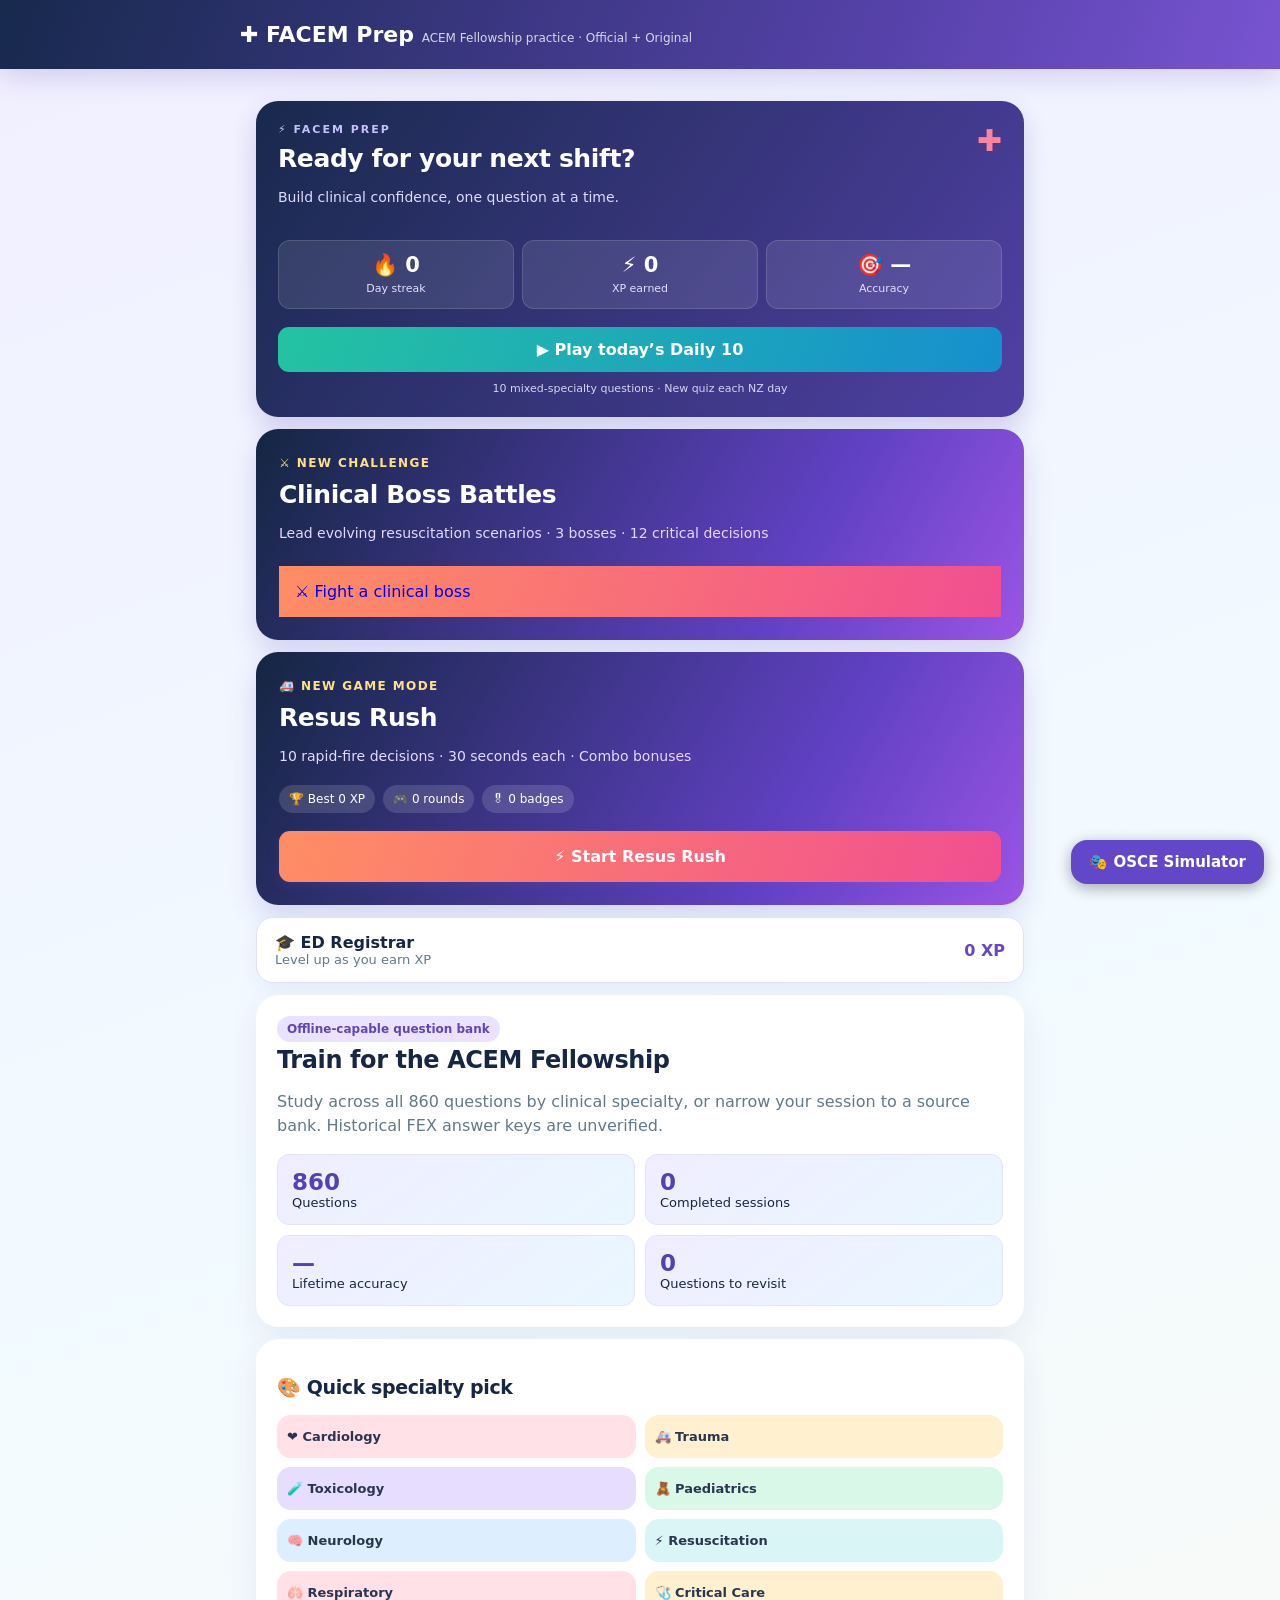
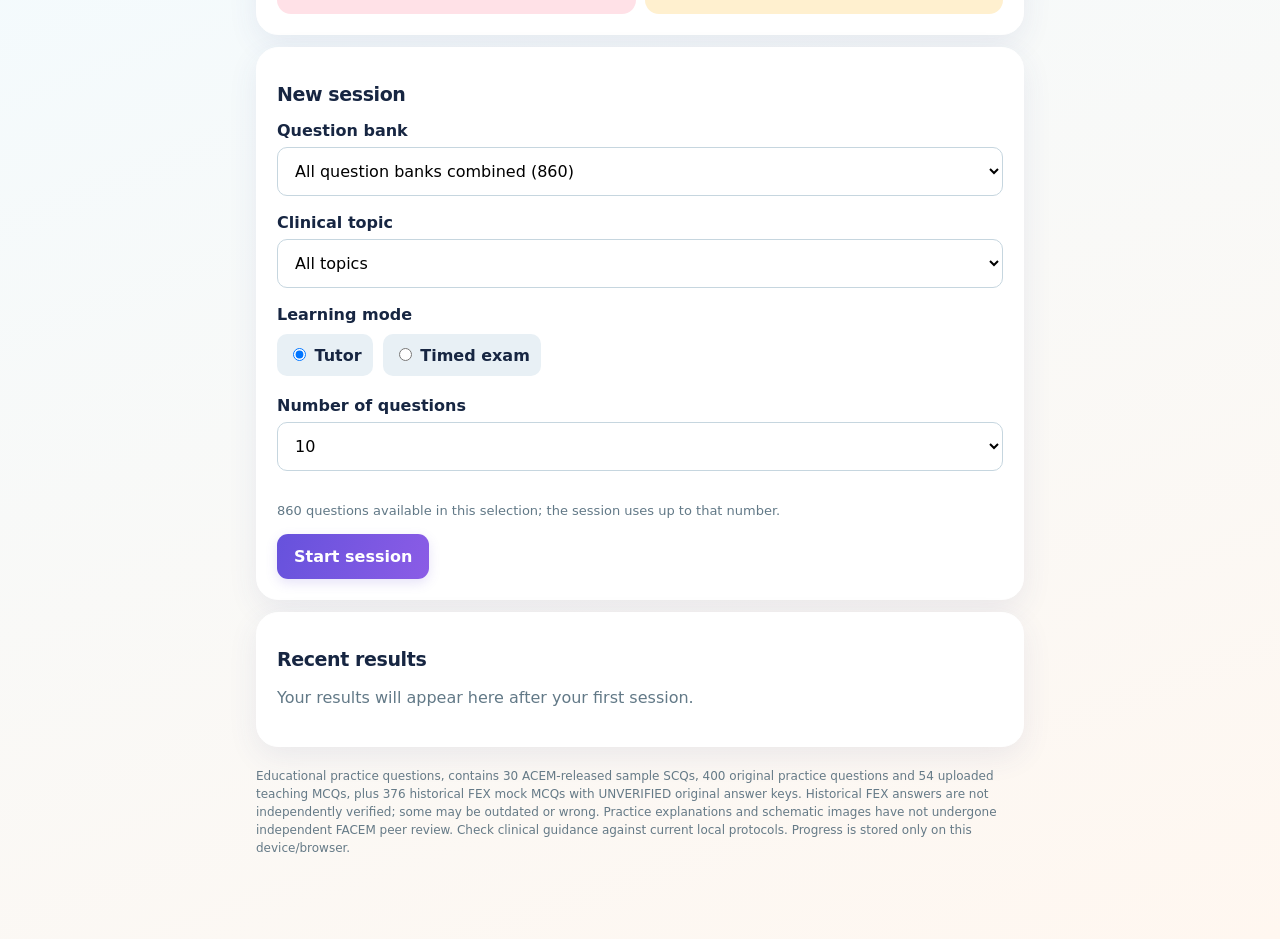
<file: index.html>
<!doctype html><html lang="en"><head><meta charset="utf-8"><meta name="viewport" content="width=device-width,initial-scale=1,viewport-fit=cover"><meta name="theme-color" content="#102b40"><link rel="manifest" href="manifest.webmanifest"><link rel="icon" href="icon.svg" type="image/svg+xml"><title>FACEM Prep</title><style>:root{font-family:system-ui,-apple-system,sans-serif;color:#142c3b;background:#f3f7fa}*{box-sizing:border-box}body{margin:0}header{background:#102b40;color:white;padding:22px max(18px,calc((100vw - 800px)/2));font-weight:750;font-size:22px}main{max-width:800px;margin:auto;padding:20px 16px 70px}.card{background:white;border-radius:18px;padding:20px;margin:12px 0;box-shadow:0 3px 18px #1232}h1{font-size:24px;margin:4px 0 8px}h2{font-size:19px}p{line-height:1.5}.muted{color:#627987}.small{font-size:13px}.pill{display:inline-block;background:#d9eaf4;padding:6px 10px;border-radius:99px;font-size:12px;font-weight:700}button,select{font:inherit}button{cursor:pointer;border:0;background:#14658c;color:white;padding:13px 17px;border-radius:11px;font-weight:650}button.secondary{background:#e8f0f5;color:#153c53}button:disabled{opacity:.45;cursor:default}.choice{display:block;width:100%;text-align:left;background:white;color:#142c3b;border:1.5px solid #d6e2e8;margin:9px 0;padding:15px;border-radius:12px;font-weight:500}.choice.selected{border-color:#1474a5;background:#eaf5fc}.choice.correct{border-color:#17835c;background:#e7f7ee}.choice.wrong{border-color:#bf4650;background:#fff0f0}.row{display:flex;align-items:center;justify-content:space-between;gap:10px}.row.wrap{flex-wrap:wrap}select{width:100%;padding:13px;border:1px solid #c6d6df;border-radius:10px;background:white;margin:7px 0 17px}.nav{display:flex;gap:8px;flex-wrap:wrap;margin-top:15px}.nav button{padding:8px 11px;background:#e8f0f5;color:#173b51}.nav button.active{background:#14658c;color:white}.nav button.done{outline:2px solid #75b5d4}.bar{height:9px;background:#e4edf2;border-radius:20px;overflow:hidden}.fill{height:100%;background:#1474a5}.feedback{background:#f0f6fa;border-radius:12px;padding:15px;margin-top:16px}.stats{display:grid;grid-template-columns:repeat(2,1fr);gap:10px}.stat{background:#edf5fa;border-radius:12px;padding:14px}.stat b{font-size:23px}.footer{margin-top:20px;font-size:12px;color:#657a87}label{font-weight:650}.radio{display:flex;gap:10px;flex-wrap:wrap;margin:10px 0 20px}.radio label{background:#e8f0f5;padding:11px;border-radius:10px}#install{display:none}@media(display-mode:standalone){#install{display:none!important}}</style><style>:root{background:#f4f5ff}body{background:linear-gradient(160deg,#f1efff,#f2fbff 45%,#fff7f0);color:#172642}header{background:linear-gradient(110deg,#17294d,#5742ab 70%,#7954d2);box-shadow:0 8px 28px #49359b30}.card{border:1px solid #fff;border-radius:22px;box-shadow:0 10px 30px #39418a16}h1,h2{letter-spacing:-.4px}.pill{background:#e9e3ff;color:#6045b6}button{background:linear-gradient(110deg,#6652dc,#8b5ce6);box-shadow:0 4px 12px #6b51d62b}button.secondary,.nav button{background:#eae8ff;color:#4e3aa3;box-shadow:none}.nav button.active{background:#6c55d7;color:white}.choice{transition:transform .15s,border-color .15s}.choice:active{transform:scale(.99)}.choice.selected{border-color:#755be0;background:#f1edff}.choice.correct{background:#dcfaec;border-color:#18a873}.choice.wrong{background:#fff0f1}.fill{background:linear-gradient(90deg,#6f57db,#21c6aa)}.stat{background:linear-gradient(145deg,#f0edff,#e9f7ff);border:1px solid #e3e4fc}.stat b{color:#5540b5}.feedback{background:#f0efff}.hero-game{background:linear-gradient(125deg,#19294d,#5140a5);color:white;border-radius:22px;padding:22px;margin:12px 0;box-shadow:0 12px 26px #47329c32}.hero-top{display:flex;justify-content:space-between;gap:12px}.hero-game h1{margin:8px 0;color:white;font-size:25px}.hero-game p{color:#dedbff;font-size:14px}.eyebrow{font-size:11px;letter-spacing:2px;color:#c7c0ff;font-weight:800}.hero-icon{font-size:30px;color:#ff8399}.game-metrics{display:grid;grid-template-columns:repeat(3,minmax(0,1fr));gap:8px;margin:18px 0}.game-metrics>div{background:#ffffff19;border:1px solid #ffffff24;border-radius:12px;padding:12px 7px;text-align:center}.game-metrics b{display:block;font-size:21px;color:white}.game-metrics small{font-size:11px;color:#e4dfff}.daily-btn{width:100%;background:linear-gradient(110deg,#24c3a2,#168fce);box-shadow:none}.daily-btn:disabled{opacity:.8}.daily-caption{font-size:11px;text-align:center;margin-top:10px;color:#d6d3f5}.topic-tiles{display:grid;grid-template-columns:repeat(2,minmax(0,1fr));gap:9px}.topic-tile{padding:14px 10px;border-radius:14px;text-align:left;box-shadow:none;color:#2b3550;font-size:13px}.topic-tile:nth-child(6n+1){background:#ffe1e7}.topic-tile:nth-child(6n+2){background:#fff0cf}.topic-tile:nth-child(6n+3){background:#e6ddff}.topic-tile:nth-child(6n+4){background:#d9f8e8}.topic-tile:nth-child(6n+5){background:#dceeff}.topic-tile:nth-child(6n){background:#d9f5f5}@media(prefers-reduced-motion:reduce){.choice{transition:none}}</style><style>
.rush-card{background:linear-gradient(120deg,#142642,#6141c4 70%,#9b55e6);border-radius:22px;padding:23px;color:white;box-shadow:0 12px 28px #5035aa2e;margin:12px 0}
.rush-card h2{color:#fff;font-size:25px;margin:9px 0}.rush-card p{color:#e4d9ff;font-size:14px}
.rush-eyebrow{color:#ffe08a;letter-spacing:1.4px;font-weight:800;font-size:12px}.rush-mini{display:flex;gap:8px;flex-wrap:wrap;margin:18px 0}.rush-mini span{font-size:12px;border-radius:99px;padding:7px 10px;background:#ffffff23}
.rush-start{background:linear-gradient(110deg,#ff8e63,#f14e90);width:100%;font-size:16px;padding:16px}
.level-card{background:#fff;border:1px solid #e5dfff;border-radius:17px;padding:15px 18px;display:flex;align-items:center;justify-content:space-between;margin:12px 0;box-shadow:0 6px 20px #39418a12}.level-xp{font-weight:800;color:#6845ca}
.rush-play{background:linear-gradient(160deg,#fff,#f1edff);border:1px solid #e5ddff;border-radius:22px;padding:20px;margin:12px 0;box-shadow:0 12px 30px #3e329e18}
.rush-play h2{font-size:20px;line-height:1.45}.rush-play .bar{margin:16px 0}.rush-timer{font-size:21px;color:#e3526e;font-variant-numeric:tabular-nums}.rush-score{color:#6343bb;font-weight:800;margin-top:12px}
.rush-choices{margin:17px 0}.rush-choices .choice{display:flex;align-items:center;gap:11px;min-height:58px;font-weight:600}.answer-letter{display:inline-flex;align-items:center;justify-content:center;flex-shrink:0;width:31px;height:31px;border-radius:10px;background:#ede6ff;color:#6244bd;font-weight:900}
.rush-feedback{background:#e1f9ed;color:#187348;border-radius:12px;padding:13px;margin:12px 0;font-weight:800}.rush-next{width:100%;padding:15px}.rush-exit{margin-top:10px;width:100%}
.clinical-image{max-width:100%;height:auto;border-radius:12px}.game-result{background:#f0eaff;border-radius:15px;padding:14px;margin:14px 0}.game-result h2{color:#6343b4}
@media(prefers-reduced-motion:no-preference){.rush-start:active,.topic-tile:active{transform:scale(.98)}}
</style></head><body><div style="position:fixed;bottom:16px;right:16px;z-index:1000"><a href="osce.html" style="display:block;padding:13px 18px;background:#6248c8;color:white;border-radius:16px;box-shadow:0 4px 15px #0005;font:700 15px system-ui;text-decoration:none">🎭 OSCE Simulator</a></div><header>✚ FACEM Prep <span style="font-size:12px;font-weight:400;opacity:.8">ACEM Fellowship practice · Official + Original</span></header><main id="app"></main><script src="questions.js"></script><script src="practice-questions.js"></script><script src="next-200-questions.js"></script><script src="uploaded-54-questions.js"></script><script src="historical-fex-376-questions.js"></script><script src="unified-questions.js"></script><script src="facem-config.js"></script><script>
(async()=>{try{
const c=window.FACEM_CONFIG||{};
if(c.url&&c.anonKey){
const response=await fetch(c.url.replace(/\/$/,'')+'/rest/v1/facem_published?select=question_id,question,options,answer,explanation',{headers:{apikey:c.anonKey,Authorization:'Bearer '+c.anonKey}});
if(response.ok){const changes=await response.json();const byId=new Map(ALL_QUESTIONS.map(q=>[q.id,q]));for(const x of changes){const q=byId.get(x.question_id);if(q&&Array.isArray(x.options)&&x.options.length===q.options.length){q.question=x.question;q.options=x.options;q.answer=x.answer;q.explanation=x.explanation;q.reference='Admin-approved FACEM reviewer correction';q.reviewed_by_facem=true;}}}
}}
catch(e){console.warn('Using bundled questions: approved updates unavailable')}
const script=document.createElement('script');script.src='app.js';document.body.appendChild(script);
})();
</script></body></html>
</file>
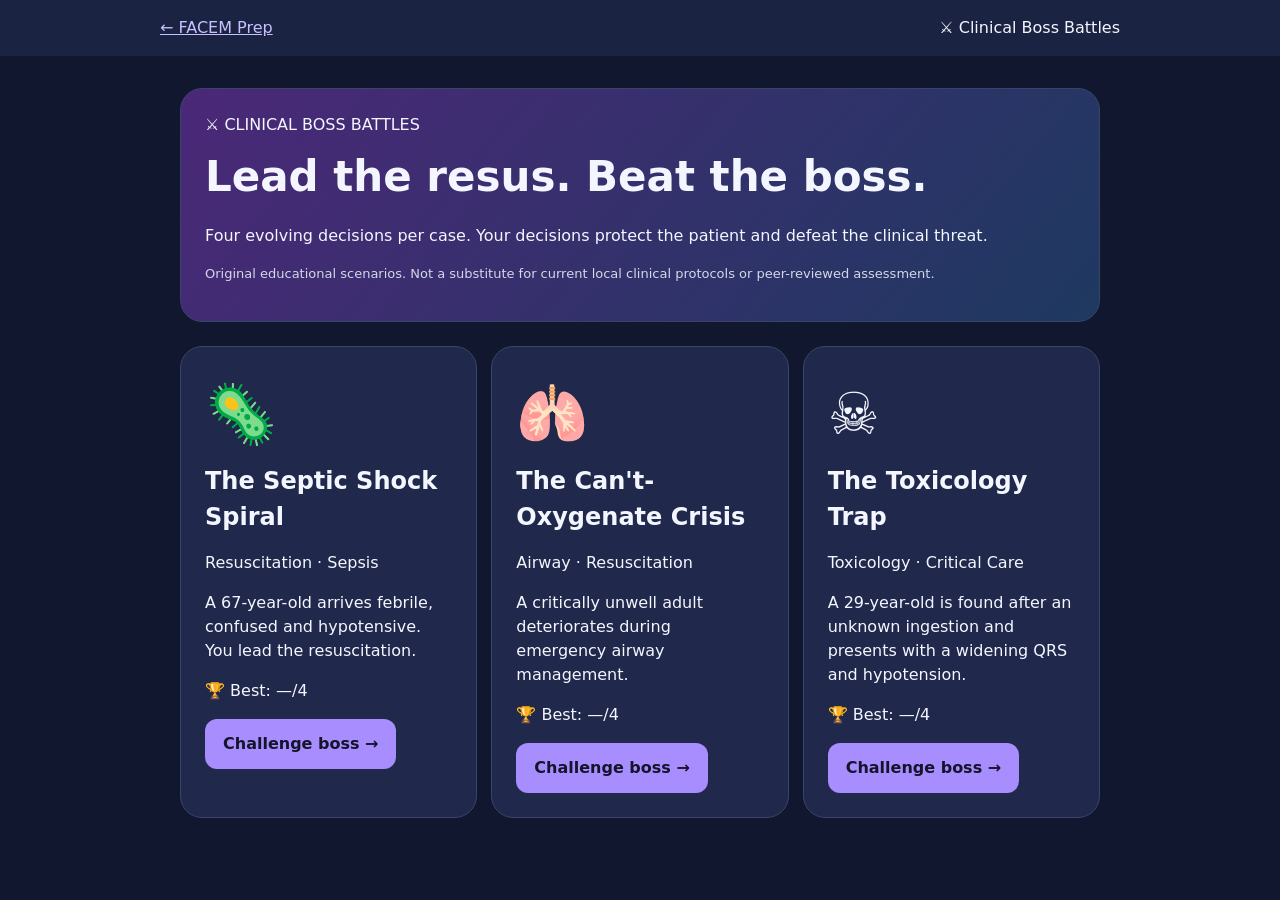
<file: boss-battles.html>
<!doctype html><html lang="en"><head><meta charset="utf-8"><meta name="viewport" content="width=device-width,initial-scale=1"><meta name="theme-color" content="#181b3b"><title>Clinical Boss Battles · FACEM Prep</title><link rel="stylesheet" href="boss-battles.css"></head><body><header><a href="./index.html">← FACEM Prep</a><span>⚔️ Clinical Boss Battles</span></header><main id="boss-app"></main><script src="boss-data.js"></script><script src="boss-battles.js"></script></body></html>
</file>
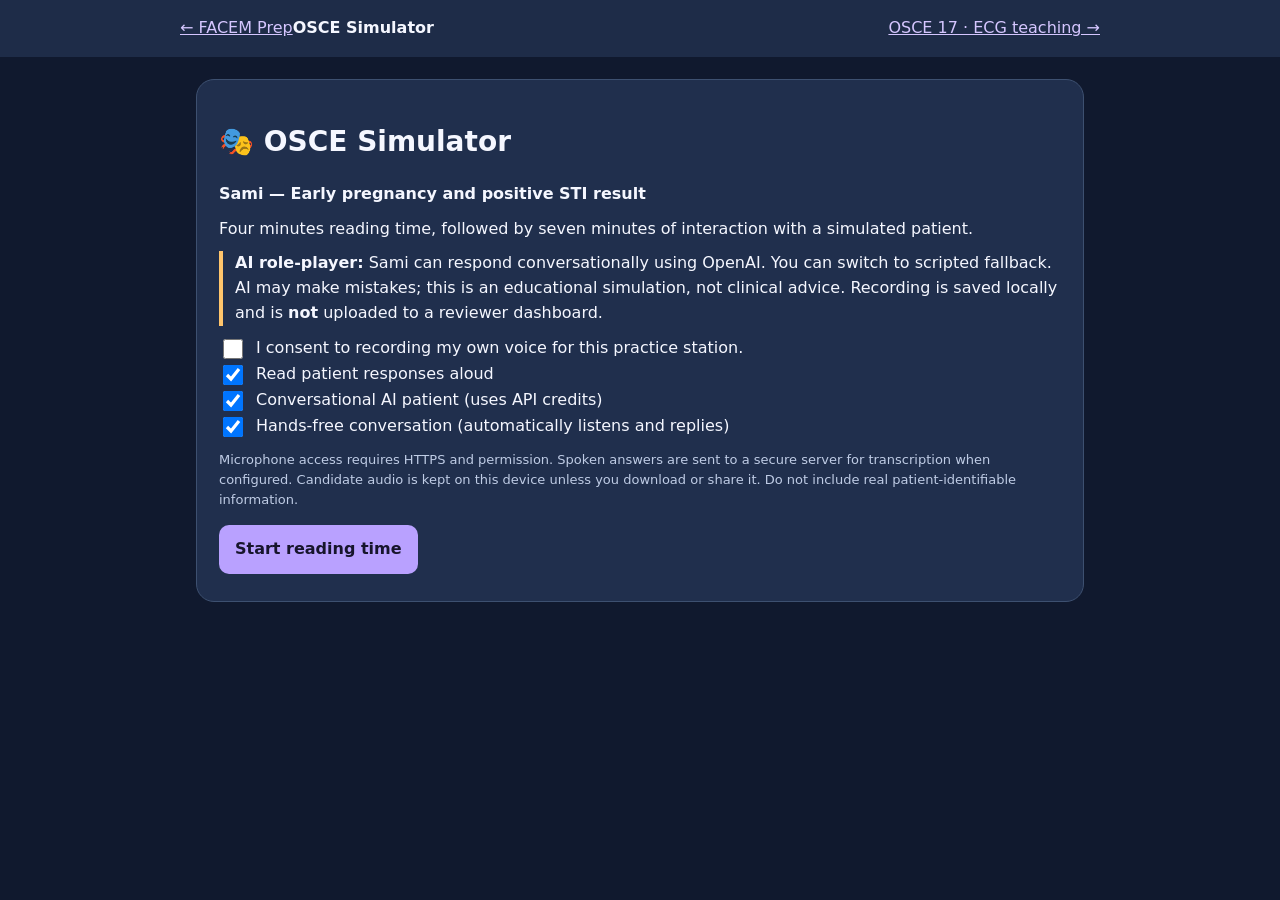
<file: osce.html>
<!doctype html><html lang="en"><head><meta charset="utf-8"><meta name="viewport" content="width=device-width,initial-scale=1"><title>FACEM Prep · OSCE Simulator</title><link rel="stylesheet" href="osce.css"></head><body><header><a href="index.html">← FACEM Prep</a><b>OSCE Simulator</b> <a href="osce17.html" style="margin-left:auto">OSCE 17 · ECG teaching →</a></header><main><div id="osce"></div></main><script src="osce-stations.js"></script><script src="osce.js"></script></body></html>
</file>
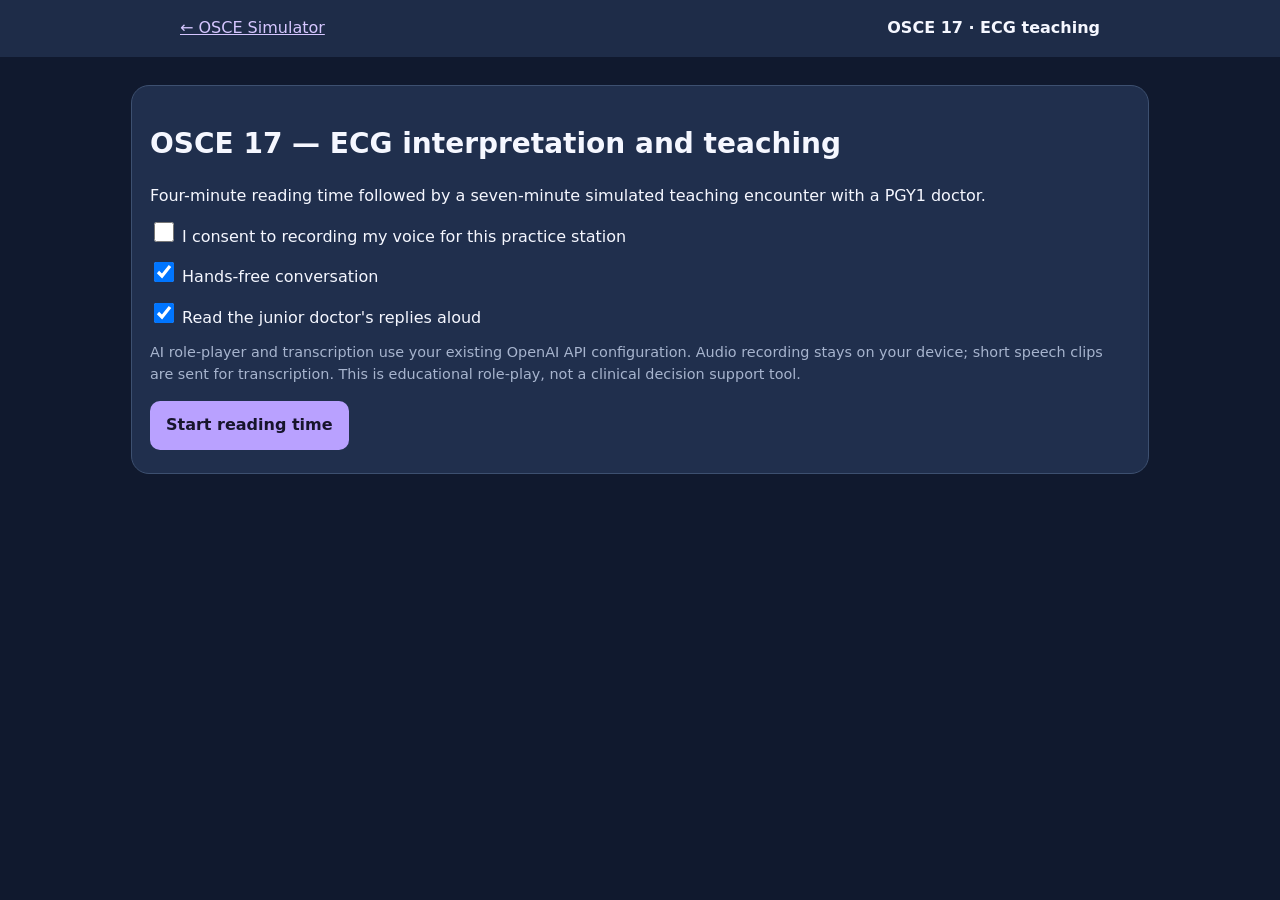
<file: osce17.html>
<!doctype html><html lang="en"><head><meta charset="utf-8"><meta name="viewport" content="width=device-width,initial-scale=1"><title>FACEM Prep · OSCE 17 ECG Teaching</title><link rel="stylesheet" href="osce.css"><style>main{max-width:1050px;margin:auto;padding:16px}.panel{padding:18px;margin:12px 0}.ecg{width:100%;height:auto;border:1px solid #8795a6;border-radius:10px;background:white}.ecg-wrap{max-height:64vh;overflow:auto}.grid2{display:grid;grid-template-columns:1fr 1fr;gap:16px}@media(max-width:760px){.grid2{grid-template-columns:1fr}}.small{font-size:.9rem;opacity:.85}.scroll{max-height:340px;overflow:auto}.turn{margin:8px 0;padding:9px;border-left:3px solid #8ea0bc;background:#ffffff0a}.turn strong{display:block}.row{display:flex;gap:10px;align-items:center;flex-wrap:wrap}button{cursor:pointer}button:disabled{opacity:.5}#clock{font-size:1.3rem;font-weight:bold}#status{min-height:1.5rem}.ecg-btn{display:inline-block;padding:6px 10px}dialog{max-width:95vw;width:95vw;max-height:95vh;overflow:auto;background:#fff;color:#111}dialog img{width:100%}dialog button{margin:8px}textarea{width:100%;min-height:70px}</style></head><body><header><a href="osce.html">← OSCE Simulator</a><b>OSCE 17 · ECG teaching</b></header><main id="app"></main><dialog id="ecgDialog"><button id="closeEcg">Close ECG</button><img src="ecg_osce17.png" alt="Original ACEM 2025.1 OSCE 17 12-lead ECG showing LBBB"></dialog><script src="osce17.js"></script></body></html>
</file>
<file: boss-battles.css>
*{box-sizing:border-box}body{margin:0;background:#10172e;color:#f4f6ff;font:16px/1.5 system-ui,-apple-system,sans-serif}header{padding:16px max(18px,calc((100% - 960px)/2));display:flex;justify-content:space-between;gap:16px;background:#1b2343}a{color:#c9c1ff}main{max-width:960px;margin:auto;padding:20px}.boss-hero,.boss-arena,.boss-question,.boss-card{background:#20294b;border:1px solid #384568;border-radius:22px;padding:24px;margin:12px 0}.boss-hero{background:linear-gradient(130deg,#4b2878,#1e3960)}.boss-hero h1{font-size:clamp(26px,5vw,42px);margin:8px 0}.boss-grid{display:grid;grid-template-columns:repeat(auto-fit,minmax(260px,1fr));gap:14px}.boss-card h2{margin:5px 0}.boss-emoji,.boss-avatar{font-size:58px}.boss-avatar{text-align:center}.boss-arena h1{text-align:center}.boss-bars{display:grid;grid-template-columns:1fr 1fr;gap:20px}.boss-track{height:16px;background:#11172b;border-radius:20px;overflow:hidden;margin-top:8px}.boss-threat{background:linear-gradient(90deg,#e85471,#ffab58);height:100%;transition:width .3s}.boss-health{background:linear-gradient(90deg,#26b88c,#82e3a5);height:100%;transition:width .3s}.boss-intro{color:#cdd5ef}button{border:0;border-radius:12px;background:#a88dff;color:#14152b;padding:13px 18px;font:inherit;font-weight:700;cursor:pointer}button:disabled{cursor:default;opacity:.85}.secondary{background:#394666;color:#fff}.boss-choice{display:flex;align-items:flex-start;gap:12px;text-align:left;width:100%;margin:9px 0;background:#303c64;color:white;font-weight:500}.boss-choice span{background:#576a9a;border-radius:7px;padding:2px 9px}.boss-choice.correct{background:#1b6b58}.boss-choice.wrong{background:#7d354b}#feedback{border-left:4px solid #a88dff;background:#29365d;padding:10px 16px;margin:15px 0}#feedback h3{margin:4px 0}.boss-top{display:flex;justify-content:space-between;align-items:center;gap:12px}.boss-big{font-size:34px;font-weight:800}.boss-question details{padding:12px 0;border-bottom:1px solid #46516c}.small{font-size:13px;color:#d3d8e8}@media(max-width:550px){.boss-bars{grid-template-columns:1fr}.boss-hero,.boss-arena,.boss-question,.boss-card{padding:18px}}
</file>
<file: osce.css>
*{box-sizing:border-box}body{margin:0;background:#10192e;color:#f5f7ff;font:16px/1.55 system-ui,sans-serif}header{display:flex;justify-content:space-between;background:#1e2c48;padding:16px max(16px,calc((100vw - 920px)/2))}a{color:#d5c6ff}main{max-width:920px;margin:22px auto;padding:0 16px}.panel{background:#202f4d;border:1px solid #3d5070;border-radius:18px;padding:22px;margin:14px 0}h1{font-size:28px;line-height:1.2}h2{font-size:20px}p{margin:10px 0}button{background:#b9a1ff;color:#17152c;font:inherit;font-weight:700;border:0;border-radius:10px;padding:12px 16px;cursor:pointer;margin:5px 5px 5px 0}button:disabled{opacity:.45;cursor:default}.outline{background:#35476c;color:white}.timer{font-size:46px;font-weight:800;font-variant-numeric:tabular-nums}.small{font-size:13px;color:#bfcce5}.muted{color:#bfcce5}.bubble{padding:12px 16px;border-radius:13px;margin:9px 0;background:#30456b}.bubble.candidate{background:#254e53}.scroll{max-height:390px;overflow:auto}.row{display:flex;gap:10px;align-items:center;flex-wrap:wrap}textarea{width:100%;min-height:84px;border:1px solid #7286a3;border-radius:10px;background:#13213b;color:white;padding:12px;font:inherit}input[type=checkbox]{width:20px;height:20px}.warning{border-left:4px solid #ffc56c;padding-left:12px}.pill{background:#394a6b;padding:5px 11px;border-radius:20px}.hidden{display:none!important}ul{padding-left:22px}@media(max-width:550px){.timer{font-size:36px}.panel{padding:16px}}
</file>
